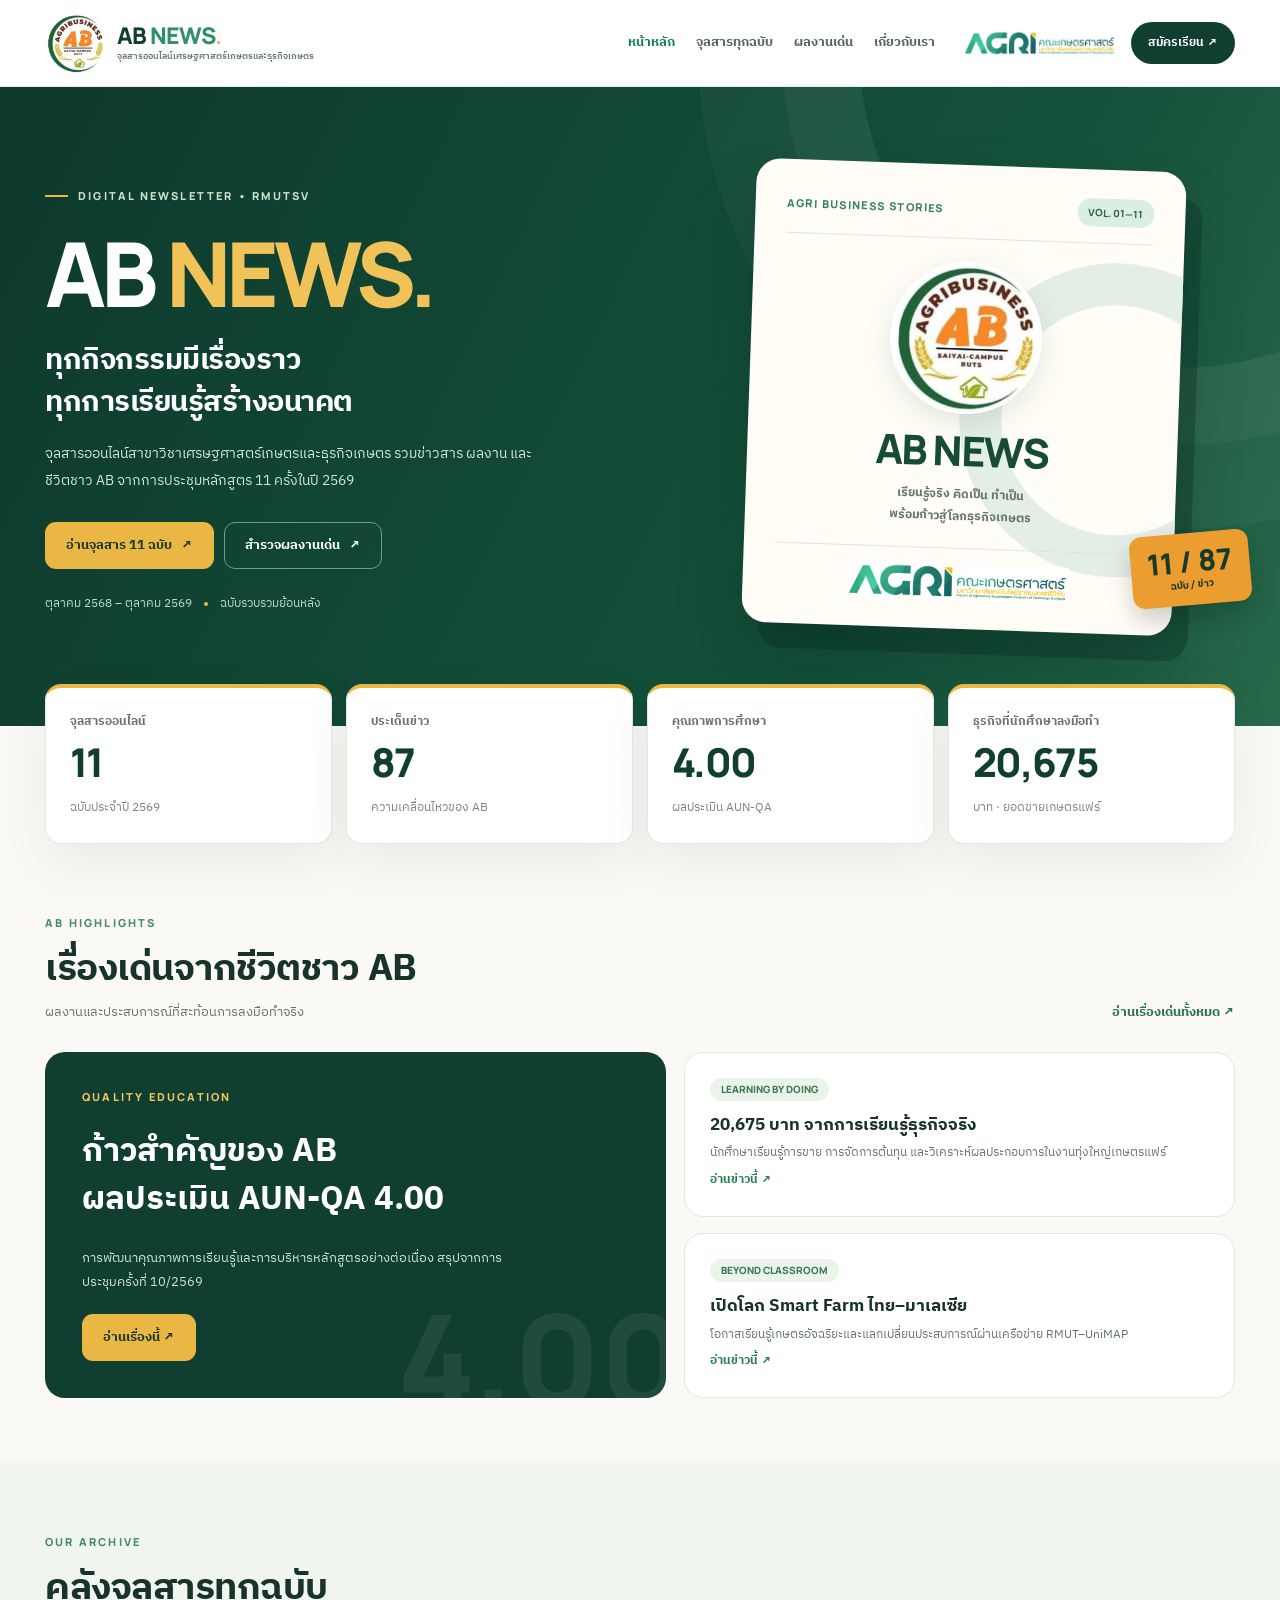
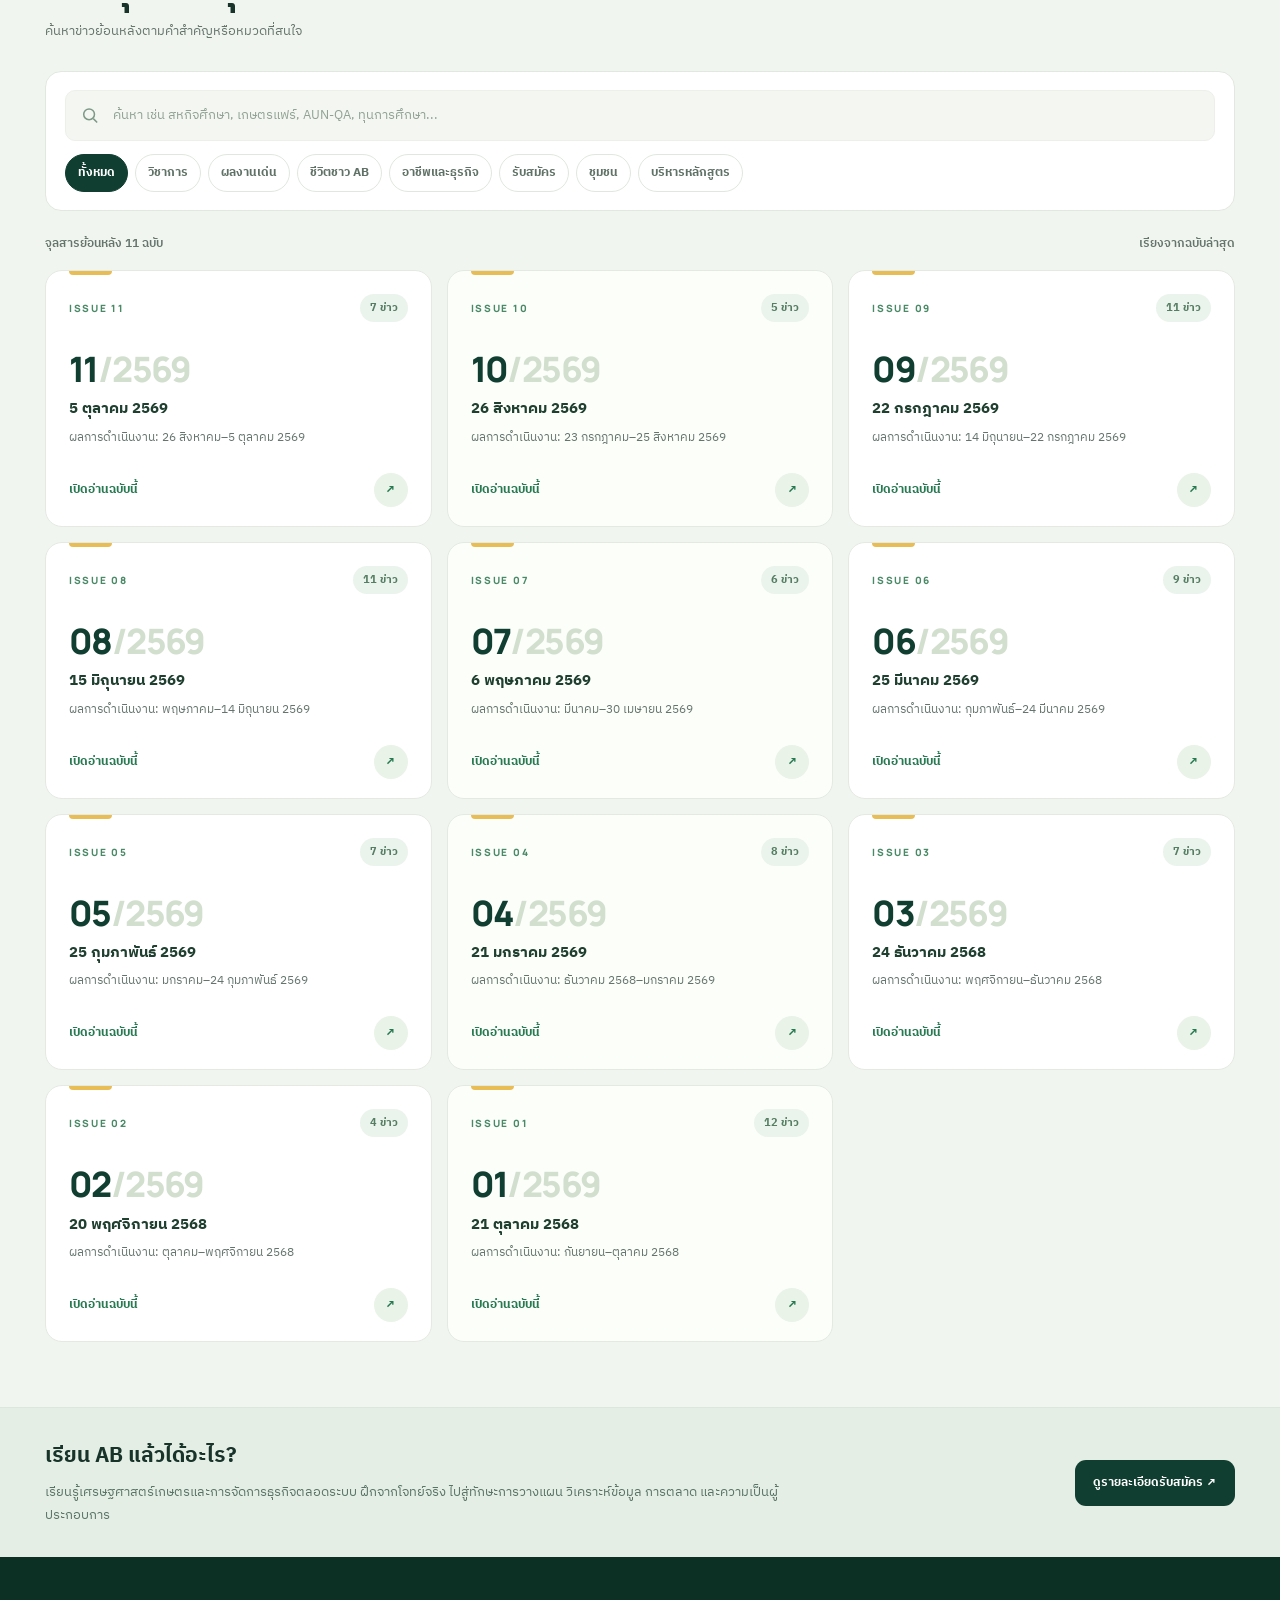
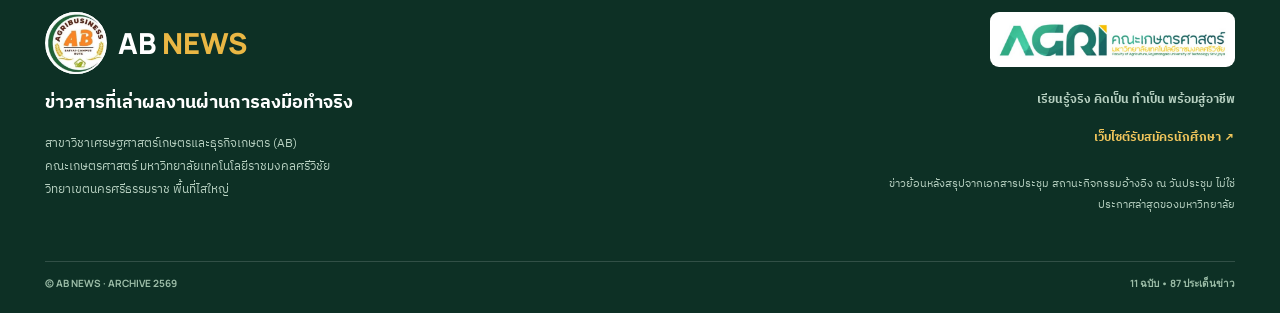
<file: index.html>
<!DOCTYPE html>
<html lang="th">

  <script async src="https://www.googletagmanager.com/gtm.js?id=GTM-MKW3TXT3"></script>
<script>
  window.dataLayer = window.dataLayer || [];
  function gtag(){dataLayer.push(arguments);}
  gtag('js', new Date());
</script>
  
<head>
  <meta charset="UTF-8" />
  <meta name="viewport" content="width=device-width, initial-scale=1" />
  <meta name="theme-color" content="#103e30" />
  <meta name="description" content="AB NEWS จุลสารออนไลน์ สาขาวิชาเศรษฐศาสตร์เกษตรและธุรกิจเกษตร คณะเกษตรศาสตร์ มทร.ศรีวิชัย รวม 11 ฉบับ 87 ข่าว" />
  <title>AB NEWS | จุลสารออนไลน์ สาขาวิชาเศรษฐศาสตร์เกษตรและธุรกิจเกษตร</title>
  <link rel="preconnect" href="https://fonts.googleapis.com">
  <link rel="preconnect" href="https://fonts.gstatic.com" crossorigin>
  <link href="https://fonts.googleapis.com/css2?family=IBM+Plex+Sans+Thai:wght@400;500;600;700&family=Manrope:wght@400;500;600;700;800&display=swap" rel="stylesheet">
  <link rel="icon" type="image/jpeg" href="assets/ab.jpg" />
  <link rel="stylesheet" href="styles.css" />
</head>
<body>
  <a href="#main" class="skip-link">ข้ามไปยังเนื้อหา</a>
  <header class="site-header">
    <div class="container header-inner">
      <a class="brand" href="#/" aria-label="AB NEWS หน้าหลัก">
        <img src="ab.jpg" alt="ตราสาขาวิชา AB" class="brand-ab" />
        <span class="brand-copy"><strong>AB <span>NEWS</span><b class="brand-period">.</b></strong><small>จุลสารออนไลน์เศรษฐศาสตร์เกษตรและธุรกิจเกษตร</small></span>
      </a>
      <nav class="top-nav" aria-label="เมนูหลัก">
        <a href="#/" data-nav="home">หน้าหลัก</a>
        <a href="#/archive" data-nav="archive">จุลสารทุกฉบับ</a>
        <a href="#/highlights" data-nav="highlights">ผลงานเด่น</a>
        <a href="#/about" data-nav="about">เกี่ยวกับเรา</a>
      </nav>
      <div class="header-right">
        <img src="agri.jpg" alt="ตราคณะเกษตรศาสตร์ มหาวิทยาลัยเทคโนโลยีราชมงคลศรีวิชัย" class="header-agri" />
        <a class="header-cta" href="https://admission.rmutsv.ac.th/register.php" target="_blank" rel="noopener noreferrer">สมัครเรียน <span aria-hidden="true">↗</span></a>
      </div>
    </div>
    <div class="mobile-nav" aria-label="เมนูหลักบนมือถือ">
      <a href="#/">หน้าหลัก</a><a href="#/archive">ทุกฉบับ</a><a href="#/highlights">ผลงานเด่น</a><a href="#/about">เกี่ยวกับเรา</a>
    </div>
  </header>
  <main id="main" tabindex="-1"><div id="app"><div class="loading">กำลังโหลด AB NEWS ...</div></div></main>
  <footer class="site-footer">
    <div class="container footer-content">
      <div class="footer-left">
        <div class="footer-mark"><img src="ab.jpg" alt="ตรา AB"/><strong>AB <span>NEWS</span></strong></div>
        <h3>ข่าวสารที่เล่าผลงานผ่านการลงมือทำจริง</h3>
        <p>สาขาวิชาเศรษฐศาสตร์เกษตรและธุรกิจเกษตร (AB)<br/>คณะเกษตรศาสตร์ มหาวิทยาลัยเทคโนโลยีราชมงคลศรีวิชัย<br/>วิทยาเขตนครศรีธรรมราช พื้นที่ไสใหญ่</p>
      </div>
      <div class="footer-right"><img src="agri.jpg" alt="ตราคณะเกษตรศาสตร์" class="footer-agri"/><p><strong>เรียนรู้จริง คิดเป็น ทำเป็น พร้อมสู่อาชีพ</strong></p><a href="https://admission.rmutsv.ac.th/register.php" target="_blank" rel="noopener noreferrer">เว็บไซต์รับสมัครนักศึกษา ↗</a><p class="privacy-note">ข่าวย้อนหลังสรุปจากเอกสารประชุม สถานะกิจกรรมอ้างอิง ณ วันประชุม ไม่ใช่ประกาศล่าสุดของมหาวิทยาลัย</p></div>
    </div>
    <div class="container footer-bottom"><span>© AB NEWS · ARCHIVE 2569</span><span>11 ฉบับ • 87 ประเด็นข่าว</span></div>
  </footer>
  <script src="data.js"></script>
  <script src="app.js"></script>
</body>
</html>
</file>
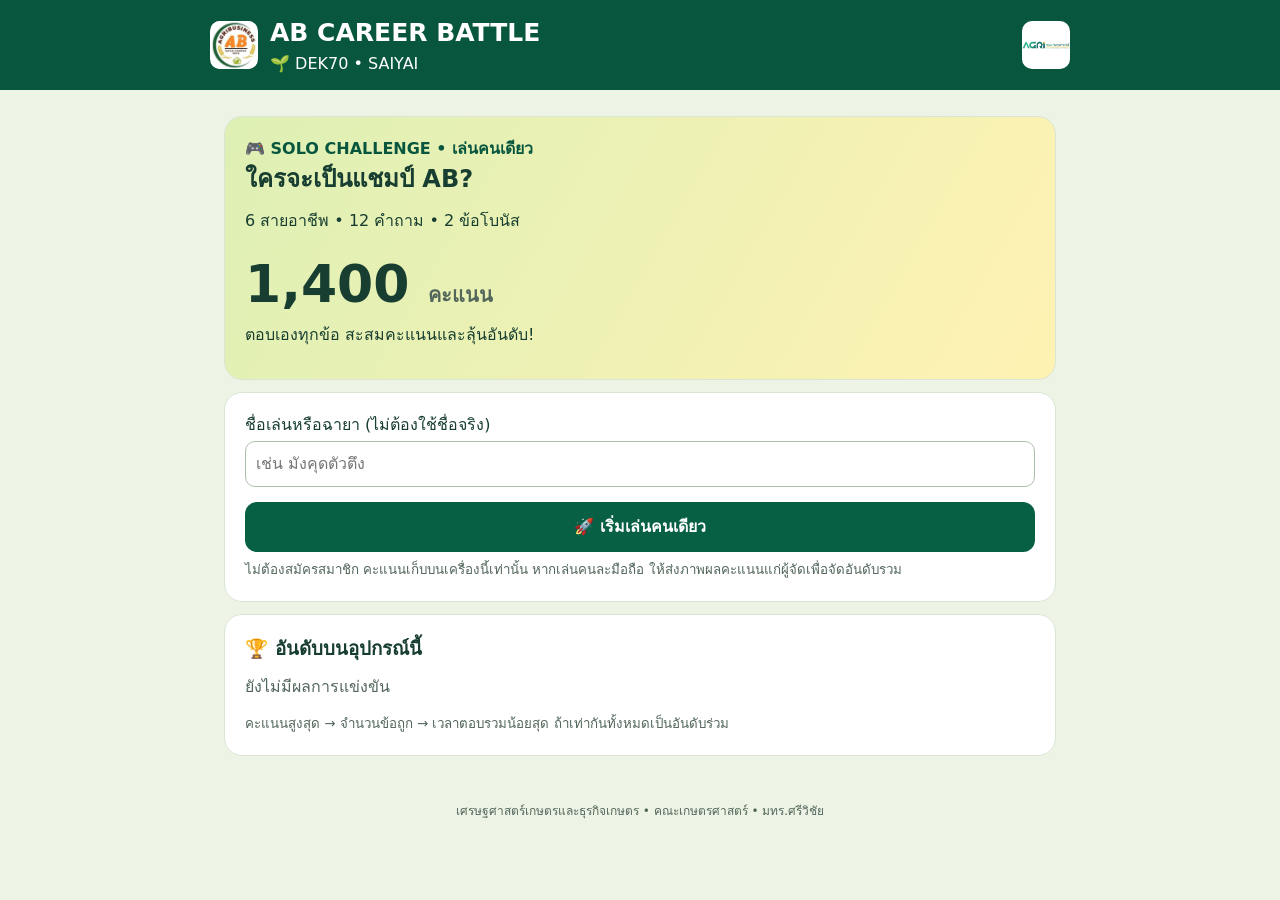
<file: AB_Career_Battle.html>
<!doctype html><html lang="th"><head><meta charset="utf-8"><meta name="viewport" content="width=device-width,initial-scale=1"><title>AB Career Battle</title><style>
*{box-sizing:border-box}body{margin:0;background:#edf4e5;color:#173e30;font:16px/1.5 system-ui,sans-serif}header{background:#07563d;color:white;padding:14px}header div{max-width:860px;margin:auto;display:flex;align-items:center;gap:12px}header img{width:48px;height:48px;background:white;border-radius:10px;object-fit:contain}header b{font-size:25px}main{max-width:860px;margin:auto;padding:14px}section{background:white;border:1px solid #dbe5d6;padding:20px;border-radius:18px;margin:12px 0}h1,h2,h3,p{margin:0 0 12px}.hero{background:linear-gradient(120deg,#def0b5,#fff2b3)}button,select,input{font:inherit}button{border:0;border-radius:12px;padding:13px;background:#086044;color:white;font-weight:700;cursor:pointer;margin:5px 0}button:disabled{opacity:.5}button.full{width:100%}.light{background:#e5efdc;color:#174b35}.yellow{background:#ffda3b;color:#173e30}input,select{width:100%;padding:10px;border:1px solid #aabfaa;border-radius:10px;margin:4px 0 10px}.option{width:100%;text-align:left;background:#f1f6e9;color:#183c2a;border:2px solid #d4e2cd}.option:hover{border-color:#338557}.tag{font-weight:800;color:#07563d}.big{font-size:52px;font-weight:900}.bar{height:9px;background:#dce9d5;border-radius:10px;overflow:hidden;margin:8px 0}.bar i{display:block;height:100%;background:#51a34c}.rank{display:grid;grid-template-columns:36px 1fr auto;gap:10px;padding:11px 0;border-bottom:1px solid #e3eadf;align-items:center}.rank b{font-size:21px}.muted,small{color:#52665b}.winner{background:#fff1a9;border:2px solid #e8be31}.row{display:flex;gap:8px;align-items:center;justify-content:space-between;flex-wrap:wrap}.pill{background:#e1efca;border-radius:30px;padding:5px 12px;font-weight:700}footer{text-align:center;font-size:12px;padding:20px;color:#52665b}a{color:#07563d}@media(max-width:500px){section{padding:15px}h1{font-size:26px}header b{font-size:20px}}
</style></head><body><header><div><img src="ab.jpg" alt="AB"><span><b>AB CAREER BATTLE</b><br>🌱 DEK70 • SAIYAI</span><img src="agri.jpg" alt="AGRI" style="margin-left:auto"></div></header><main id="app"></main><footer>เศรษฐศาสตร์เกษตรและธุรกิจเกษตร • คณะเกษตรศาสตร์ • มทร.ศรีวิชัย</footer><script>
const Q=[
['📊 วิเคราะห์ข้อมูล','ทีมจะขายผลไม้ในโรงเรียน ข้อมูลใดช่วยตัดสินใจได้ตรงที่สุด?',['จำนวนคนที่อยากซื้อและราคาที่ยอมจ่าย','จำนวนยอดไลก์ของร้านที่ไม่เกี่ยวข้อง','สีเสื้อของทีม'],0,'ข้อมูลความต้องการและราคาช่วยวางแผนผลิตให้ตรงตลาด'],
['📊 วิเคราะห์ข้อมูล','สำรวจลูกค้า 40 คน ชอบมังคุด 25 คน ชอบเงาะ 15 คน หากต้องเริ่มทดลองขายหนึ่งชนิด ควรเลือกอะไร?',['เงาะ เพราะคนเลือกน้อย','มังคุด เพราะมีผู้สนใจมากกว่า','ไม่ต้องดูผลสำรวจ'],1,'ข้อมูลชี้ว่ามังคุดมีความสนใจสูงกว่าในกลุ่มตัวอย่าง'],
['💡 ผู้ประกอบการ','ในตลาดมีน้ำผลไม้หลายร้าน จะสร้างความแตกต่างได้อย่างไร?',['ลอกชื่อและโลโก้คู่แข่ง','เพิ่มราคาทันทีโดยไม่ปรับสินค้า','สร้างสูตรหรือเรื่องราวท้องถิ่นที่ลูกค้าให้คุณค่า'],2,'ความแตกต่างที่ลูกค้าเห็นคุณค่าช่วยสร้างแบรนด์'],
['💡 ผู้ประกอบการ','มีไอเดียกล้วยฉาบรสใหม่ ก่อนลงทุนผลิตจำนวนมาก ควรทำอะไร?',['ทดลองทำล็อตเล็กให้ลูกค้าชิมและรับฟังความเห็น','ผลิตทันที 1,000 ถุง','ซื้ออุปกรณ์แพงที่สุดก่อน'],0,'ทดลองตลาดลดความเสี่ยงก่อนลงทุน'],
['💰 ธุรกิจและการเงิน','ต้นทุนกล่องผลไม้ 40 บาท ขาย 60 บาท กำไรขั้นต้นต่อกล่องเท่าไร (ยังไม่รวมค่าใช้จ่ายอื่น)?',['10 บาท','20 บาท','100 บาท'],1,'60 − 40 = 20 บาท'],
['💰 ธุรกิจและการเงิน','มีทุน 1,000 บาท ผลิตกล่องละ 40 บาท ต้องเก็บเงินสำรอง 200 บาท ผลิตได้สูงสุดกี่กล่อง?',['25 กล่อง','30 กล่อง','20 กล่อง'],2,'(1,000 − 200) ÷ 40 = 20 กล่อง',true],
['🚚 โลจิสติกส์','ลูกค้า 3 รายอยู่ในเส้นทางเดียวกัน ควรจัดส่งอย่างไรเพื่อลดการเดินทาง?',['รวมรอบส่งตามเส้นทาง','แยกส่ง 3 เที่ยวโดยไม่จำเป็น','ส่งย้อนกลับไปมาหลายรอบ'],0,'รวมเส้นทางลดเที่ยวรถและต้นทุนได้'],
['🚚 โลจิสติกส์','ต้องส่งผลไม้สดที่ช้ำง่ายให้ถึงลูกค้า ควรเน้นเรื่องใด?',['เลือกกล่องใหญ่ที่สุดโดยไม่รองรับสินค้า','บรรจุให้เหมาะสมและควบคุมเวลาในการส่ง','วางกลางแดดก่อนส่ง'],1,'บรรจุภัณฑ์และเวลาขนส่งช่วยรักษาคุณภาพ'],
['📱 การตลาดและคอนเทนต์','งบจำกัด อยากให้เพื่อนในโรงเรียนรู้จักสินค้า วิธีใดเหมาะที่สุด?',['ซื้อโฆษณาแพงโดยไม่กำหนดกลุ่มเป้าหมาย','โพสต์ข้อความที่ไม่เกี่ยวกับสินค้า','ทำคลิปสั้นแนะนำสินค้าและช่องทางสั่งซื้อ'],2,'คลิปที่ตรงกลุ่มเป้าหมายและมีช่องทางสั่งซื้อช่วยให้ขายได้'],
['📱 การตลาดและคอนเทนต์','โพสต์มียอดวิวสูง แต่ไม่มีคนสั่งซื้อ ควรทำอะไรต่อ?',['ตรวจข้อเสนอ ราคา และขั้นตอนสั่งซื้อ แล้วปรับ','เพิ่มยอดวิวอย่างเดียว','หยุดรับฟังลูกค้า'],0,'ยอดวิวไม่เท่ากับยอดขาย ต้องดูการเปลี่ยนผู้ชมเป็นลูกค้า'],
['🌱 ส่งเสริมการเกษตร','เกษตรกรในชุมชนขายผลไม้ได้ราคาต่ำ ทีมควรเริ่มช่วยอย่างไร?',['กำหนดแผนเองโดยไม่คุยกับเกษตรกร','ลงพื้นที่รับฟังปัญหาและร่วมกันหาตลาด','รับซื้อโดยไม่ตกลงราคา'],1,'การมีส่วนร่วมช่วยให้แผนตอบโจทย์ชุมชน'],
['🌱 ส่งเสริมการเกษตร','ธุรกิจมีกำไรแล้ว วิธีใดสร้างความยั่งยืนแก่ธุรกิจและชุมชนที่สุด?',['ลดคุณภาพเพื่อเพิ่มกำไรอย่างเดียว','เลิกติดต่อเกษตรกรหลังขายหมด','ตกลงราคาที่เป็นธรรม รักษาคุณภาพ และร่วมวางแผนกับเกษตรกร'],2,'ความเป็นธรรม คุณภาพ และความร่วมมือสร้างความยั่งยืน',true]];
const app=document.getElementById('app'),$=id=>document.getElementById(id),esc=x=>String(x).replace(/[&<>"']/g,c=>({'&':'&amp;','<':'&lt;','>':'&gt;','"':'&quot;',"'":'&#39;'}[c]));
const MAX=1400,KEY='ab-career-battle-solo-v3';let name='',round=0,score=0,correct=0,ms=0,started=0,phase='home',history=[],opts=[],questions=[];
function shuffle(a){a=[...a];for(let i=a.length-1;i>0;i--){let j=Math.floor(Math.random()*(i+1));[a[i],a[j]]=[a[j],a[i]]}return a}
function results(){try{return JSON.parse(localStorage.getItem(KEY)||'[]')}catch(e){return []}}
function saveResult(row){try{let rows=results();rows.push(row);localStorage.setItem(KEY,JSON.stringify(rows));return true}catch(e){return false}}
function ranked(rows=results()){return [...rows].sort((a,b)=>b.score-a.score||b.correct-a.correct||a.ms-b.ms)}
function tie(a,b){return a.score===b.score&&a.correct===b.correct&&a.ms===b.ms}
function board(rows=results()){let r=ranked(rows);return '<section><h3>🏆 อันดับบนอุปกรณ์นี้</h3>'+(r.length?r.map((t,i)=>{let rank=r.findIndex(x=>tie(x,t))+1;return '<div class="rank"><span>'+(['','🥇','🥈','🥉'][rank]||rank)+'</span><div>'+esc(t.name)+'<br><small>ถูก '+t.correct+'/12 • '+(t.ms/1000).toFixed(2)+' วินาที</small></div><b>'+t.score+'</b></div>'}).join(''):'<p class="muted">ยังไม่มีผลการแข่งขัน</p>')+'<small>คะแนนสูงสุด → จำนวนข้อถูก → เวลาตอบรวมน้อยสุด ถ้าเท่ากันทั้งหมดเป็นอันดับร่วม</small></section>'}
function show(h){app.innerHTML=h;window.scrollTo(0,0)}
function home(){phase='home';show('<section class="hero"><div class="tag">🎮 SOLO CHALLENGE • เล่นคนเดียว</div><h1>ใครจะเป็นแชมป์ AB?</h1><p>6 สายอาชีพ • 12 คำถาม • 2 ข้อโบนัส</p><div class="big">1,400 <small style="font-size:20px">คะแนน</small></div><p>ตอบเองทุกข้อ สะสมคะแนนและลุ้นอันดับ!</p></section><section><label for="nickname">ชื่อเล่นหรือฉายา (ไม่ต้องใช้ชื่อจริง)</label><input id="nickname" maxlength="30" placeholder="เช่น มังคุดตัวตึง"><button class="full" onclick="begin()">🚀 เริ่มเล่นคนเดียว</button><small>ไม่ต้องสมัครสมาชิก คะแนนเก็บบนเครื่องนี้เท่านั้น หากเล่นคนละมือถือ ให้ส่งภาพผลคะแนนแก่ผู้จัดเพื่อจัดอันดับรวม</small></section>'+board())}
function begin(){name=$('nickname').value.trim()||'ผู้เล่น AB';round=score=correct=ms=0;history=[];questions=Array.from({length:6},(_,i)=>shuffle([Q[i*2],Q[i*2+1]])).flat();ready()}
function stats(){return '<div class="row"><span class="pill">ข้อ '+(round+1)+'/12</span><span class="pill">⭐ '+score+' คะแนน</span></div><div class="bar"><i style="width:'+round/12*100+'%"></i></div>'}
function ready(){phase='ready';let q=questions[round];show(stats()+'<section class="hero"><div class="tag">ด่าน '+(Math.floor(round/2)+1)+'/6</div><h2>'+q[0]+'</h2><p>'+ (q[5]?'🔥 ข้อโบนัส 200 คะแนน':'ตอบถูก +100 คะแนน')+'</p><p>จับเวลาตั้งแต่เปิดคำถาม</p><button class="full" onclick="ask()">พร้อมแล้ว! เปิดคำถาม</button></section>')}
function ask(){if(phase!=='ready')return;phase='question';let q=questions[round];opts=shuffle(q[2].map((v,i)=>({v,i})));show(stats()+'<section><div class="tag">'+q[0]+' • '+(q[5]?'🔥 200':'100')+' คะแนน</div><h2>'+q[1]+'</h2>'+opts.map((x,j)=>'<button class="option" onclick="answer('+j+')">'+String.fromCharCode(65+j)+'. '+x.v+'</button>').join('')+'<small>เลือกได้เพียงครั้งเดียว</small></section>');started=performance.now()}
function answer(j){if(phase!=='question')return;phase='reveal';let q=questions[round],ok=opts[j].i===q[3],elapsed=Math.max(0,Math.round(performance.now()-started)),points=ok?(q[5]?200:100):0;score+=points;correct+=+ok;ms+=elapsed;history.push({ok,points,career:q[0]});show(stats()+'<section class="hero"><div class="tag">'+(ok?'🎉 ถูกต้อง!':'💪 พลาดไปนิดเดียว')+'</div><div class="big">+'+points+'</div><h3>คำตอบ: '+q[2][q[3]]+'</h3><p>'+q[4]+'</p><button class="full" onclick="next()">'+(round===11?'ดูคะแนนของฉัน 🏆':'ไปข้อถัดไป →')+'</button></section>')}
function next(){if(phase!=='reveal')return;round++;if(round===12)finish();else ready()}
function finish(){phase='done';let row={name,score,correct,ms,id:Date.now()+Math.random()},persisted=saveResult(row),rows=persisted?results():[...results(),row],r=ranked(rows),rank=r.findIndex(t=>tie(t,row))+1;show('<section class="winner"><div class="tag">🏁 AB SOLO CHALLENGE • ผลการแข่งขัน</div><h1>'+esc(name)+'</h1><div class="big">'+score+'<small style="font-size:20px"> / '+MAX+'</small></div><h3>'+(rank===1?'🏆 อันดับ 1 บนอุปกรณ์นี้':'อันดับ '+rank+' บนอุปกรณ์นี้')+'</h3><p>ตอบถูก '+correct+'/12 ข้อ • เวลาตอบรวม '+(ms/1000).toFixed(2)+' วินาที</p><small>แคปหน้าจอนี้ส่งผู้จัดการแข่งขันเพื่อนำไปจัดอันดับรวม</small></section><section><h3>📊 คะแนนแยกตามสายอาชีพ</h3>'+Array.from({length:6},(_,i)=>{let h=history.slice(i*2,i*2+2),p=h.reduce((a,x)=>a+x.points,0),m=(i===2||i===5)?300:200;return '<p>'+h[0].career+' — <b>'+p+'/'+m+'</b></p><div class="bar"><i style="width:'+p/m*100+'%"></i></div>'}).join('')+'</section>'+board(rows)+'<section><button class="full" onclick="home()">เล่นใหม่ / ผู้เล่นคนถัดไป</button><p><a href="https://admission.rmutsv.ac.th/register.php" target="_blank" rel="noopener">🌱 สมัครเรียน AB ไสใหญ่</a></p><small>'+(persisted?'ผลบันทึกบนอุปกรณ์นี้แล้ว':'เบราว์เซอร์ไม่อนุญาตให้บันทึกคะแนน กรุณาแคปหน้าจอ')+'</small></section>')}
home();</script></body></html>
</file>
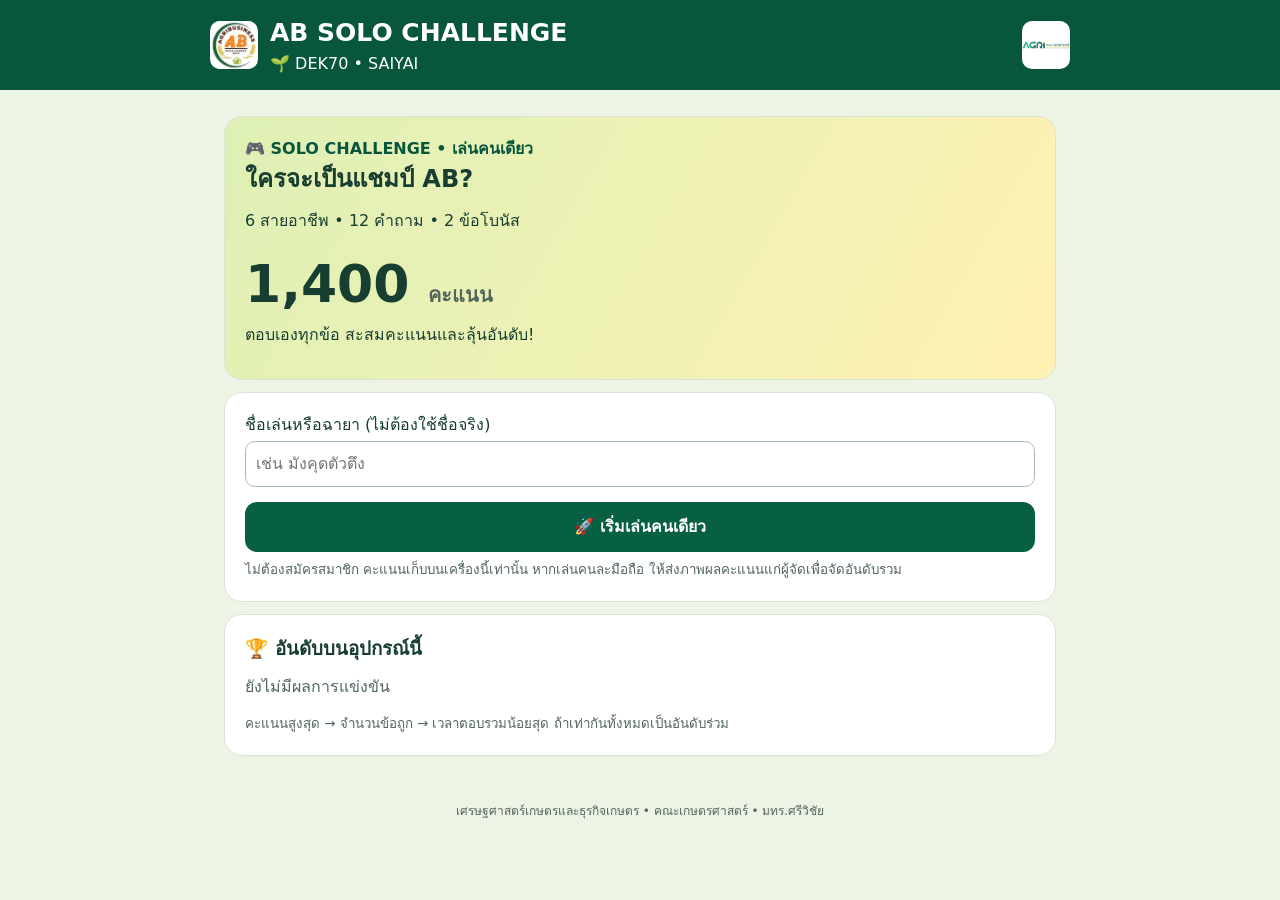
<file: AB_Solo_Challenge.html>
<!doctype html><html lang="th"><head><meta charset="utf-8"><meta name="viewport" content="width=device-width,initial-scale=1"><title>AB Solo Challenge V3.1</title><style>
*{box-sizing:border-box}body{margin:0;background:#edf4e5;color:#173e30;font:16px/1.5 system-ui,sans-serif}header{background:#07563d;color:white;padding:14px}header div{max-width:860px;margin:auto;display:flex;align-items:center;gap:12px}header img{width:48px;height:48px;background:white;border-radius:10px;object-fit:contain}header b{font-size:25px}main{max-width:860px;margin:auto;padding:14px}section{background:white;border:1px solid #dbe5d6;padding:20px;border-radius:18px;margin:12px 0}h1,h2,h3,p{margin:0 0 12px}.hero{background:linear-gradient(120deg,#def0b5,#fff2b3)}button,select,input{font:inherit}button{border:0;border-radius:12px;padding:13px;background:#086044;color:white;font-weight:700;cursor:pointer;margin:5px 0}button:disabled{opacity:.5}button.full{width:100%}.light{background:#e5efdc;color:#174b35}.yellow{background:#ffda3b;color:#173e30}input,select{width:100%;padding:10px;border:1px solid #aabfaa;border-radius:10px;margin:4px 0 10px}.option{width:100%;text-align:left;background:#f1f6e9;color:#183c2a;border:2px solid #d4e2cd}.option:hover{border-color:#338557}.tag{font-weight:800;color:#07563d}.big{font-size:52px;font-weight:900}.bar{height:9px;background:#dce9d5;border-radius:10px;overflow:hidden;margin:8px 0}.bar i{display:block;height:100%;background:#51a34c}.rank{display:grid;grid-template-columns:36px 1fr auto;gap:10px;padding:11px 0;border-bottom:1px solid #e3eadf;align-items:center}.rank b{font-size:21px}.muted,small{color:#52665b}.winner{background:#fff1a9;border:2px solid #e8be31}.row{display:flex;gap:8px;align-items:center;justify-content:space-between;flex-wrap:wrap}.pill{background:#e1efca;border-radius:30px;padding:5px 12px;font-weight:700}footer{text-align:center;font-size:12px;padding:20px;color:#52665b}a{color:#07563d}@media(max-width:500px){section{padding:15px}h1{font-size:26px}header b{font-size:20px}}
</style></head><body><header><div><img src="ab.jpg" alt="AB"><span><b>AB SOLO CHALLENGE</b><br>🌱 DEK70 • SAIYAI</span><img src="agri.jpg" alt="AGRI" style="margin-left:auto"></div></header><main id="app"></main><footer>เศรษฐศาสตร์เกษตรและธุรกิจเกษตร • คณะเกษตรศาสตร์ • มทร.ศรีวิชัย</footer><script>
const Q=[
['📊 วิเคราะห์ข้อมูล','ทีมจะขายผลไม้ในโรงเรียน ข้อมูลใดช่วยตัดสินใจได้ตรงที่สุด?',['จำนวนคนที่อยากซื้อและราคาที่ยอมจ่าย','จำนวนยอดไลก์ของร้านที่ไม่เกี่ยวข้อง','สีเสื้อของทีม'],0,'ข้อมูลความต้องการและราคาช่วยวางแผนผลิตให้ตรงตลาด'],
['📊 วิเคราะห์ข้อมูล','สำรวจลูกค้า 40 คน ชอบมังคุด 25 คน ชอบเงาะ 15 คน หากต้องเริ่มทดลองขายหนึ่งชนิด ควรเลือกอะไร?',['เงาะ เพราะคนเลือกน้อย','มังคุด เพราะมีผู้สนใจมากกว่า','ไม่ต้องดูผลสำรวจ'],1,'ข้อมูลชี้ว่ามังคุดมีความสนใจสูงกว่าในกลุ่มตัวอย่าง'],
['💡 ผู้ประกอบการ','ในตลาดมีน้ำผลไม้หลายร้าน จะสร้างความแตกต่างได้อย่างไร?',['ลอกชื่อและโลโก้คู่แข่ง','เพิ่มราคาทันทีโดยไม่ปรับสินค้า','สร้างสูตรหรือเรื่องราวท้องถิ่นที่ลูกค้าให้คุณค่า'],2,'ความแตกต่างที่ลูกค้าเห็นคุณค่าช่วยสร้างแบรนด์'],
['💡 ผู้ประกอบการ','มีไอเดียกล้วยฉาบรสใหม่ ก่อนลงทุนผลิตจำนวนมาก ควรทำอะไร?',['ทดลองทำล็อตเล็กให้ลูกค้าชิมและรับฟังความเห็น','ผลิตทันที 1,000 ถุง','ซื้ออุปกรณ์แพงที่สุดก่อน'],0,'ทดลองตลาดลดความเสี่ยงก่อนลงทุน'],
['💰 ธุรกิจและการเงิน','ต้นทุนกล่องผลไม้ 40 บาท ขาย 60 บาท กำไรขั้นต้นต่อกล่องเท่าไร (ยังไม่รวมค่าใช้จ่ายอื่น)?',['10 บาท','20 บาท','100 บาท'],1,'60 − 40 = 20 บาท'],
['💰 ธุรกิจและการเงิน','มีทุน 1,000 บาท ผลิตกล่องละ 40 บาท ต้องเก็บเงินสำรอง 200 บาท ผลิตได้สูงสุดกี่กล่อง?',['25 กล่อง','30 กล่อง','20 กล่อง'],2,'(1,000 − 200) ÷ 40 = 20 กล่อง',true],
['🚚 โลจิสติกส์','ลูกค้า 3 รายอยู่ในเส้นทางเดียวกัน ควรจัดส่งอย่างไรเพื่อลดการเดินทาง?',['รวมรอบส่งตามเส้นทาง','แยกส่ง 3 เที่ยวโดยไม่จำเป็น','ส่งย้อนกลับไปมาหลายรอบ'],0,'รวมเส้นทางลดเที่ยวรถและต้นทุนได้'],
['🚚 โลจิสติกส์','ต้องส่งผลไม้สดที่ช้ำง่ายให้ถึงลูกค้า ควรเน้นเรื่องใด?',['เลือกกล่องใหญ่ที่สุดโดยไม่รองรับสินค้า','บรรจุให้เหมาะสมและควบคุมเวลาในการส่ง','วางกลางแดดก่อนส่ง'],1,'บรรจุภัณฑ์และเวลาขนส่งช่วยรักษาคุณภาพ'],
['📱 การตลาดและคอนเทนต์','งบจำกัด อยากให้เพื่อนในโรงเรียนรู้จักสินค้า วิธีใดเหมาะที่สุด?',['ซื้อโฆษณาแพงโดยไม่กำหนดกลุ่มเป้าหมาย','โพสต์ข้อความที่ไม่เกี่ยวกับสินค้า','ทำคลิปสั้นแนะนำสินค้าและช่องทางสั่งซื้อ'],2,'คลิปที่ตรงกลุ่มเป้าหมายและมีช่องทางสั่งซื้อช่วยให้ขายได้'],
['📱 การตลาดและคอนเทนต์','โพสต์มียอดวิวสูง แต่ไม่มีคนสั่งซื้อ ควรทำอะไรต่อ?',['ตรวจข้อเสนอ ราคา และขั้นตอนสั่งซื้อ แล้วปรับ','เพิ่มยอดวิวอย่างเดียว','หยุดรับฟังลูกค้า'],0,'ยอดวิวไม่เท่ากับยอดขาย ต้องดูการเปลี่ยนผู้ชมเป็นลูกค้า'],
['🌱 ส่งเสริมการเกษตร','เกษตรกรในชุมชนขายผลไม้ได้ราคาต่ำ ทีมควรเริ่มช่วยอย่างไร?',['กำหนดแผนเองโดยไม่คุยกับเกษตรกร','ลงพื้นที่รับฟังปัญหาและร่วมกันหาตลาด','รับซื้อโดยไม่ตกลงราคา'],1,'การมีส่วนร่วมช่วยให้แผนตอบโจทย์ชุมชน'],
['🌱 ส่งเสริมการเกษตร','ธุรกิจมีกำไรแล้ว วิธีใดสร้างความยั่งยืนแก่ธุรกิจและชุมชนที่สุด?',['ลดคุณภาพเพื่อเพิ่มกำไรอย่างเดียว','เลิกติดต่อเกษตรกรหลังขายหมด','ตกลงราคาที่เป็นธรรม รักษาคุณภาพ และร่วมวางแผนกับเกษตรกร'],2,'ความเป็นธรรม คุณภาพ และความร่วมมือสร้างความยั่งยืน',true]];
const app=document.getElementById('app'),$=id=>document.getElementById(id),esc=x=>String(x).replace(/[&<>"']/g,c=>({'&':'&amp;','<':'&lt;','>':'&gt;','"':'&quot;',"'":'&#39;'}[c]));
const MAX=1400,KEY='ab-solo-challenge-v31';let name='',round=0,score=0,correct=0,ms=0,started=0,phase='home',history=[],opts=[],questions=[];
function shuffle(a){a=[...a];for(let i=a.length-1;i>0;i--){let j=Math.floor(Math.random()*(i+1));[a[i],a[j]]=[a[j],a[i]]}return a}
function results(){try{return JSON.parse(localStorage.getItem(KEY)||'[]')}catch(e){return []}}
function saveResult(row){try{let rows=results();rows.push(row);localStorage.setItem(KEY,JSON.stringify(rows));return true}catch(e){return false}}
function ranked(rows=results()){return [...rows].sort((a,b)=>b.score-a.score||b.correct-a.correct||a.ms-b.ms)}
function tie(a,b){return a.score===b.score&&a.correct===b.correct&&a.ms===b.ms}
function board(rows=results()){let r=ranked(rows);return '<section><h3>🏆 อันดับบนอุปกรณ์นี้</h3>'+(r.length?r.map((t,i)=>{let rank=r.findIndex(x=>tie(x,t))+1;return '<div class="rank"><span>'+(['','🥇','🥈','🥉'][rank]||rank)+'</span><div>'+esc(t.name)+'<br><small>ถูก '+t.correct+'/12 • '+(t.ms/1000).toFixed(2)+' วินาที</small></div><b>'+t.score+'</b></div>'}).join(''):'<p class="muted">ยังไม่มีผลการแข่งขัน</p>')+'<small>คะแนนสูงสุด → จำนวนข้อถูก → เวลาตอบรวมน้อยสุด ถ้าเท่ากันทั้งหมดเป็นอันดับร่วม</small></section>'}
function show(h){app.innerHTML=h;window.scrollTo(0,0)}
function home(){phase='home';show('<section class="hero"><div class="tag">🎮 SOLO CHALLENGE • เล่นคนเดียว</div><h1>ใครจะเป็นแชมป์ AB?</h1><p>6 สายอาชีพ • 12 คำถาม • 2 ข้อโบนัส</p><div class="big">1,400 <small style="font-size:20px">คะแนน</small></div><p>ตอบเองทุกข้อ สะสมคะแนนและลุ้นอันดับ!</p></section><section><label for="nickname">ชื่อเล่นหรือฉายา (ไม่ต้องใช้ชื่อจริง)</label><input id="nickname" maxlength="30" placeholder="เช่น มังคุดตัวตึง"><button class="full" onclick="begin()">🚀 เริ่มเล่นคนเดียว</button><small>ไม่ต้องสมัครสมาชิก คะแนนเก็บบนเครื่องนี้เท่านั้น หากเล่นคนละมือถือ ให้ส่งภาพผลคะแนนแก่ผู้จัดเพื่อจัดอันดับรวม</small></section>'+board())}
function begin(){name=$('nickname').value.trim()||'ผู้เล่น AB';round=score=correct=ms=0;history=[];questions=Array.from({length:6},(_,i)=>shuffle([Q[i*2],Q[i*2+1]])).flat();ready()}
function stats(){return '<div class="row"><span class="pill">ข้อ '+(round+1)+'/12</span><span class="pill">⭐ '+score+' คะแนน</span></div><div class="bar"><i style="width:'+round/12*100+'%"></i></div>'}
function ready(){phase='ready';let q=questions[round];show(stats()+'<section class="hero"><div class="tag">ด่าน '+(Math.floor(round/2)+1)+'/6</div><h2>'+q[0]+'</h2><p>'+ (q[5]?'🔥 ข้อโบนัส 200 คะแนน':'ตอบถูก +100 คะแนน')+'</p><p>จับเวลาตั้งแต่เปิดคำถาม</p><button class="full" onclick="ask()">พร้อมแล้ว! เปิดคำถาม</button></section>')}
function ask(){if(phase!=='ready')return;phase='question';let q=questions[round];opts=shuffle(q[2].map((v,i)=>({v,i})));show(stats()+'<section><div class="tag">'+q[0]+' • '+(q[5]?'🔥 200':'100')+' คะแนน</div><h2>'+q[1]+'</h2>'+opts.map((x,j)=>'<button class="option" onclick="answer('+j+')">'+String.fromCharCode(65+j)+'. '+x.v+'</button>').join('')+'<small>เลือกได้เพียงครั้งเดียว</small></section>');started=performance.now()}
function answer(j){if(phase!=='question')return;phase='reveal';let q=questions[round],ok=opts[j].i===q[3],elapsed=Math.max(0,Math.round(performance.now()-started)),points=ok?(q[5]?200:100):0;score+=points;correct+=+ok;ms+=elapsed;history.push({ok,points,career:q[0]});show(stats()+'<section class="hero"><div class="tag">'+(ok?'🎉 ถูกต้อง!':'💪 พลาดไปนิดเดียว')+'</div><div class="big">+'+points+'</div><h3>คำตอบ: '+q[2][q[3]]+'</h3><p>'+q[4]+'</p><button class="full" onclick="next()">'+(round===11?'ดูคะแนนของฉัน 🏆':'ไปข้อถัดไป →')+'</button></section>')}
function next(){if(phase!=='reveal')return;round++;if(round===12)finish();else ready()}
function finish(){phase='done';let row={name,score,correct,ms,id:Date.now()+Math.random()},persisted=saveResult(row),rows=persisted?results():[...results(),row],r=ranked(rows),rank=r.findIndex(t=>tie(t,row))+1;show('<section class="winner"><div class="tag">🏁 AB SOLO CHALLENGE • ผลการแข่งขัน</div><h1>'+esc(name)+'</h1><div class="big">'+score+'<small style="font-size:20px"> / '+MAX+'</small></div><h3>'+(rank===1?'🏆 อันดับ 1 บนอุปกรณ์นี้':'อันดับ '+rank+' บนอุปกรณ์นี้')+'</h3><p>ตอบถูก '+correct+'/12 ข้อ • เวลาตอบรวม '+(ms/1000).toFixed(2)+' วินาที</p><small>แคปหน้าจอนี้ส่งผู้จัดการแข่งขันเพื่อนำไปจัดอันดับรวม</small></section><section><h3>📊 คะแนนแยกตามสายอาชีพ</h3>'+Array.from({length:6},(_,i)=>{let h=history.slice(i*2,i*2+2),p=h.reduce((a,x)=>a+x.points,0),m=(i===2||i===5)?300:200;return '<p>'+h[0].career+' — <b>'+p+'/'+m+'</b></p><div class="bar"><i style="width:'+p/m*100+'%"></i></div>'}).join('')+'</section>'+board(rows)+'<section><button class="full" onclick="home()">เล่นใหม่ / ผู้เล่นคนถัดไป</button><p><a href="https://admission.rmutsv.ac.th/register.php" target="_blank" rel="noopener">🌱 สมัครเรียน AB ไสใหญ่</a></p><small>'+(persisted?'ผลบันทึกบนอุปกรณ์นี้แล้ว':'เบราว์เซอร์ไม่อนุญาตให้บันทึกคะแนน กรุณาแคปหน้าจอ')+'</small></section>')}
home();</script></body></html>
</file>
<file: styles.css>
:root {--forest:#103e30;--forest2:#0c3127;--green:#1f6e51;--mint:#dff0e5;--lightmint:#edf5ef;--gold:#eab744;--orange:#eb9d30;--ink:#17332a;--sub:#65756e;--cream:#faf9f5;--card:#fff;--line:#e2e8e1;--font-th:'IBM Plex Sans Thai',Tahoma,sans-serif;--font-en:Manrope,Arial,sans-serif;--shadow:0 18px 50px rgba(21,59,42,.07)}
*{box-sizing:border-box}html{scroll-behavior:smooth}body{margin:0;background:var(--cream);color:var(--ink);font:15px/1.83 var(--font-th)}a{color:inherit;text-decoration:none}button,input{font:inherit}button{cursor:pointer}img{max-width:100%}a:focus-visible,button:focus-visible,input:focus-visible{outline:3px solid var(--orange);outline-offset:3px}.container{width:min(1190px,calc(100% - 52px));margin:0 auto}.skip-link{position:absolute;top:-100px;left:12px;z-index:9999;padding:9px 15px;background:#fff}.skip-link:focus{top:10px}
.site-header{position:sticky;top:0;background:rgba(255,255,255,.96);border-bottom:1px solid #e9ece6;z-index:100;backdrop-filter:blur(12px)}.header-inner{min-height:86px;display:flex;align-items:center;gap:28px}.brand{display:flex;align-items:center;gap:11px;flex-shrink:0}.brand-ab{width:61px;height:61px;object-fit:contain;background:#fff;border-radius:50%}.brand-copy{display:flex;flex-direction:column;gap:1px}.brand-copy strong{font:800 23px/1.2 var(--font-en);letter-spacing:-1px;color:var(--forest)}.brand-copy strong span{color:#31906c}.brand-period{color:var(--gold)}.brand-copy small{font-size:9px;font-weight:600;color:#667b70;line-height:1.4;max-width:225px}.top-nav{margin-left:auto;display:flex;gap:21px;align-items:center}.top-nav a{font-size:13px;font-weight:700;color:#4f6759;white-space:nowrap;padding-block:5px}.top-nav a:hover,.top-nav a.current{color:#15805a}.header-right{display:flex;gap:15px;align-items:center}.header-agri{width:153px;height:42px;object-fit:contain}.header-cta{background:var(--forest);color:#fff;padding:10px 17px;border-radius:999px;font-size:12px;font-weight:700;white-space:nowrap}.header-cta:hover{background:#267251}.mobile-nav{display:none}
.loading{padding:100px 25px;text-align:center;color:var(--sub)}
.hero{background:linear-gradient(116deg,#0e392d 0%,#14523b 70%,#27694b 100%);color:#fff;position:relative;overflow:hidden}.hero:before{content:'';position:absolute;width:640px;height:640px;right:-220px;top:-360px;border:1px solid #ffffff15;border-radius:50%;box-shadow:0 0 0 76px #ffffff09,0 0 0 160px #ffffff08}.hero-inner{display:grid;grid-template-columns:1.05fr .95fr;gap:50px;align-items:center;padding-block:78px 97px;min-height:540px;position:relative}.eyebrow,.kicker{font:800 11px/1.4 var(--font-en);letter-spacing:2.2px}.eyebrow{display:inline-flex;align-items:center;gap:10px;color:#cce2cb}.eyebrow:before{content:'';width:23px;height:2px;background:var(--gold)}.hero h1{font-family:var(--font-en);font-weight:800;font-size:76px;font-size:clamp(59px,7vw,94px);line-height:1;letter-spacing:-5px;margin:22px 0 22px;white-space:nowrap}.hero h1 span{color:#f0c258}.hero h2{font-size:clamp(21px,2.3vw,31px);line-height:1.43;font-weight:700;letter-spacing:-.5px;margin:0 0 16px}.hero p{color:#d3e8da;line-height:1.95;font-size:14px;max-width:500px}.hero-actions{display:flex;gap:10px;flex-wrap:wrap;margin-top:27px}.btn{display:inline-flex;justify-content:center;align-items:center;gap:9px;font-size:13px;font-weight:700;border-radius:11px;padding:11px 20px;border:1px solid transparent}.btn-lime{background:var(--gold);color:#193828}.btn-lime:hover{background:#f3d177}.btn-outline{border:1px solid #719c83;color:#fff}.btn-outline:hover{background:#ffffff17}.btn-white{background:#fff;color:var(--forest);border:1px solid var(--line)}.hero-meta{display:flex;align-items:center;gap:12px;color:#bcdaca;font-size:12px;margin-top:24px}.dot{width:4px;height:4px;border-radius:50%;background:var(--gold)}
.hero-visual{display:flex;justify-content:center;align-items:center;position:relative}.cover-card{width:min(430px,100%);background:#fffdf6;color:var(--ink);border-radius:24px;box-shadow:17px 25px 0 #072a2054,0 40px 65px #001c143b;transform:rotate(2deg);padding:29px 31px 28px;position:relative;overflow:hidden;min-height:384px}.cover-card:before{content:'';position:absolute;right:-95px;top:93px;width:230px;height:230px;border:42px solid #e0ede5;border-radius:50%;opacity:.9}.cover-top{display:flex;justify-content:space-between;align-items:center;gap:10px;border-bottom:1px solid #dae8dd;padding-bottom:16px;position:relative;z-index:2}.cover-top .cover-kicker{font:800 11px var(--font-en);letter-spacing:1.4px;color:#388364}.cover-top .cover-issue{font:800 10px var(--font-en);background:#dbeee2;padding:7px 11px;border-radius:999px;color:#326947}.cover-ab{position:relative;z-index:2;width:152px;height:152px;object-fit:contain;display:block;margin:23px auto 13px;border-radius:50%;box-shadow:0 9px 26px #1d4d3020;background:#fff}.cover-title{position:relative;z-index:2;font:800 41px/1.13 var(--font-en);color:#164b35;text-align:center;letter-spacing:-1.4px}.cover-desc{position:relative;z-index:2;text-align:center;color:#64746b;font-weight:700;font-size:12px;margin:11px auto 20px;max-width:270px}.cover-bottom{border-top:1px solid #dae8dd;position:relative;z-index:2;padding-top:14px;display:flex;align-items:center;justify-content:center}.cover-agri{width:222px;height:38px;object-fit:contain}.hero-float{position:absolute;right:-15px;bottom:24px;padding:13px 17px;background:var(--orange);color:#183a2a;border-radius:12px;box-shadow:0 12px 25px #00190035;transform:rotate(-5deg);text-align:center;font-size:10px;font-weight:700;line-height:1.4}.hero-float b{display:block;font:800 29px/1.1 var(--font-en)}
.metrics{display:grid;grid-template-columns:repeat(4,1fr);gap:14px;position:relative;margin-top:-42px;z-index:2}.metric{background:#fff;border:1px solid #e3e9e0;border-radius:16px;padding:23px 24px;box-shadow:var(--shadow);border-top:4px solid var(--gold)}.metric .label{font-size:12px;color:#647468;font-weight:700}.metric strong{font-family:var(--font-en);font-weight:800;font-size:36px;font-size:clamp(29px,3.1vw,42px);line-height:1.5;letter-spacing:-1.7px;color:var(--forest);display:block}.metric span{font-size:11.5px;color:#7a877d}
.section{padding:65px 0}.section.alt{background:#f1f5ef}.kicker{color:#438c67}.section-heading{display:flex;align-items:end;justify-content:space-between;gap:20px;margin-bottom:27px}.section-heading h2{font-size:clamp(25px,3vw,37px);margin:7px 0 5px;letter-spacing:-.5px;line-height:1.42}.section-heading p{color:var(--sub);margin:0;font-size:13px}.text-link{color:#27734f;font-size:13px;font-weight:700;white-space:nowrap}.text-link:hover{text-decoration:underline}
.feature-grid{display:grid;grid-template-columns:1.06fr .94fr;gap:18px}.featured-main{background:var(--forest);color:#fff;border-radius:20px;min-height:345px;padding:37px;display:flex;flex-direction:column;position:relative;overflow:hidden}.featured-main:after{content:'4.00';position:absolute;right:-20px;bottom:-47px;font:800 128px var(--font-en);color:#ffffff12}.featured-main .kicker{color:#f0c85a}.featured-main h3{font-size:clamp(24px,3vw,33px);line-height:1.45;max-width:470px;margin:24px 0 10px;position:relative;z-index:1}.featured-main p{color:#d0e5d7;font-size:13px;max-width:440px;position:relative;z-index:1}.featured-main a{margin-top:auto;position:relative;z-index:1;align-self:start}.big-number{display:none}.feature-stack{display:grid;grid-template-rows:1fr 1fr;gap:16px}.feature-small{background:#fff;border:1px solid var(--line);border-radius:19px;padding:25px;display:flex;flex-direction:column}.feature-small .mini-num{color:#3b7958;background:#eaf4e9;display:inline-block;align-self:start;font:800 10px/1.5 var(--font-en);padding:4px 11px;border-radius:999px}.feature-small h3{font-size:17px;line-height:1.5;margin:12px 0 5px}.feature-small p{font-size:12px;color:var(--sub);line-height:1.65;margin:0}.feature-small a{margin-top:auto;font-size:12px;font-weight:700;color:#287d55;padding-top:6px}
.archive-controls{background:#fff;border-radius:16px;border:1px solid #e1e8df;padding:18px 19px;margin-bottom:22px}.search-wrap{min-height:51px;background:#f4f7f1;border:1px solid #edf0e9;border-radius:10px;display:flex;align-items:center;gap:12px;padding:0 15px}.search-wrap svg{width:19px;height:19px;color:#7e9987}.search-wrap input{background:transparent;border:0;outline:0;width:100%;font-size:13px;color:var(--ink)}.search-wrap input::placeholder{color:#91a295}.chips{display:flex;gap:7px;flex-wrap:wrap;margin-top:13px}.chip{background:#fff;border:1px solid #e0e8dd;border-radius:999px;padding:7px 12px;font-size:12px;color:#607267;font-weight:700}.chip:hover{border-color:#7fba90}.chip.active{background:var(--forest);color:#fff;border-color:var(--forest)}.count-row{display:flex;justify-content:space-between;color:var(--sub);font-size:12px;margin-bottom:15px;font-weight:600}.issue-grid{display:grid;grid-template-columns:repeat(3,1fr);gap:15px}.issue-card{background:#fff;border:1px solid #e4eae2;border-radius:17px;padding:23px 23px 19px;display:flex;flex-direction:column;min-height:236px;position:relative;transition:transform .2s,box-shadow .2s,border-color .2s}.issue-card:before{content:'';position:absolute;top:0;left:23px;width:43px;height:4px;border-radius:0 0 4px 4px;background:#e9bd55}.issue-card:hover{transform:translateY(-4px);box-shadow:var(--shadow);border-color:#bed6c7}.issue-top{display:flex;align-items:center;justify-content:space-between}.issue-no{font:800 10px var(--font-en);letter-spacing:1.7px;color:#498966}.issue-count{font-size:11px;font-weight:700;color:#557d62;background:#eaf4ec;padding:4px 10px;border-radius:999px}.issue-card h3{font:800 35px/1.15 var(--font-en);letter-spacing:-1.6px;color:var(--forest);margin:27px 0 6px}.issue-card h4{font-weight:700;margin:0;color:#1f3f30}.issue-card p{font-size:12px;color:var(--sub);margin:4px 0}.issue-card .bottom{margin-top:auto;padding-top:20px;display:flex;justify-content:space-between;align-items:center;font-size:12px;font-weight:700;color:#277951}.issue-card .arrow{display:grid;place-items:center;width:34px;height:34px;border-radius:50%;background:#e9f3e7}.issue-card:nth-child(3n+2){background:#fcfefa}
.result-grid{display:grid;grid-template-columns:repeat(2,1fr);gap:13px}.story-card{background:#fff;border:1px solid var(--line);border-radius:16px;padding:23px;display:flex;flex-direction:column;transition:transform .2s,box-shadow .2s}.story-card:hover{transform:translateY(-3px);box-shadow:var(--shadow)}.story-tags{display:flex;gap:7px;align-items:center;flex-wrap:wrap}.tag,.tag-status{display:inline-block;border-radius:999px;padding:4px 10px;font-size:11px;font-weight:700}.tag{background:#e9f4ed;color:#327353}.tag-status{background:#fbf0d8;color:#916f25}.story-card h3{font-size:17px;line-height:1.57;margin:12px 0 7px}.story-card p{font-size:13px;color:var(--sub);margin:0 0 13px}.story-card .story-bottom{margin-top:auto;border-top:1px solid var(--line);padding-top:12px;font-size:11px;color:#728579}.empty{background:#fff;border:1px dashed #b9cabc;border-radius:13px;text-align:center;padding:50px;color:var(--sub)}
.intro-strip{background:#e4eee5;border-top:1px solid #dbe6dc}.intro-strip-inner{display:flex;gap:20px;align-items:center;justify-content:space-between;padding:29px 0}.intro-strip h3{font-size:21px;margin:0 0 5px}.intro-strip p{color:#597467;max-width:760px;font-size:13px;margin:0}.strip-cta{padding:12px 18px;border-radius:11px;background:var(--forest);color:#fff;font-size:12px;font-weight:700;white-space:nowrap}
.subhero{background:linear-gradient(110deg,#113b2e,#1b5e42);color:#fff;position:relative;overflow:hidden}.subhero:after{content:'';position:absolute;right:-90px;top:-120px;width:320px;height:320px;border:55px solid #ffffff12;border-radius:50%}.subhero-inner{position:relative;z-index:1;padding:52px 0 59px}.breadcrumb{font-size:12px;color:#bfd7c9}.breadcrumb a:hover{text-decoration:underline}.subhero h1{font-size:clamp(29px,4vw,44px);line-height:1.4;margin:15px 0 7px}.subhero p{color:#d2e7d9;max-width:750px;font-size:14px}.subhero .issue-bignum{font-family:var(--font-en);font-weight:800;font-size:92px;font-size:clamp(63px,9vw,116px);line-height:1.06;letter-spacing:-4px;color:#f0c45d;margin:17px 0 3px}.meeting-details{display:flex;gap:16px;flex-wrap:wrap;color:#d4e7d9;font-size:13px;margin-top:15px}.meeting-details span:before{content:'•';padding-right:11px;color:var(--gold)}.subhero-logos{display:flex;align-items:center;gap:10px;background:#fff;padding:8px 12px;border-radius:12px;width:fit-content;margin-top:18px}.subhero-logos .sh-ab{width:43px;height:43px;object-fit:contain;border-radius:50%}.subhero-logos .sh-agri{width:169px;height:35px;object-fit:contain}
.issue-body{padding:38px 0 76px}.back-link{color:#377c55;font-size:13px;font-weight:700;display:inline-block;margin-bottom:18px}.issue-warning{background:#fff8e9;border:1px solid #f0dfba;color:#796437;padding:12px 15px;font-size:12px;border-radius:10px;margin-bottom:18px}.issue-layout{display:grid;grid-template-columns:minmax(0,1fr) 280px;gap:24px}.issue-list{display:flex;flex-direction:column;gap:11px}.news-entry{display:grid;grid-template-columns:43px 1fr;gap:17px;scroll-margin-top:104px;background:#fff;border:1px solid var(--line);border-radius:14px;padding:22px 23px}.news-entry .ordinal{color:#d2aa48;font:800 27px/1.25 var(--font-en)}.news-entry h2{font-size:18px;line-height:1.52;margin:10px 0 6px}.news-entry p{color:#62746a;font-size:14px;margin:0}.article-anchor{font-size:11px;color:#36825b;font-weight:700;display:inline-block;margin-top:13px}.issue-aside{position:sticky;top:109px;align-self:start}.aside-box{background:#fff;border:1px solid var(--line);border-radius:14px;padding:21px;margin-bottom:13px}.aside-box h3{font-size:16px;margin:4px 0 12px}.aside-box p{font-size:12px;color:var(--sub)}.aside-box .btn{width:100%;margin-top:7px;padding-inline:8px}.aside-num{font:800 46px/1.2 var(--font-en);color:var(--forest)}.toc-list{padding:0;list-style:none;margin:0}.toc-list li{border-top:1px solid var(--line)}.toc-list a{display:flex;gap:9px;font-size:12px;line-height:1.6;padding:9px 0}.toc-list a:hover{color:#298456}.toc-list b{color:#d4a542;font-family:var(--font-en)}
.about-grid,.highlight-grid{display:grid;grid-template-columns:repeat(2,1fr);gap:17px}.about-card,.highlight-hero{background:#fff;border:1px solid var(--line);border-radius:17px;padding:28px}.about-card h3{font-size:19px;margin:5px 0 8px}.about-card p,.about-card li,.highlight-hero p{font-size:13px;color:var(--sub)}.about-card ul{padding-left:23px}.highlight-hero h3{font-size:21px;margin:14px 0 7px}.highlight-icon{font-size:29px;color:var(--green)}.highlight-value{font:800 39px var(--font-en);color:var(--forest)}
.site-footer{background:#0d3025;color:#fff}.footer-content{display:flex;gap:40px;justify-content:space-between;padding:55px 0 34px}.footer-left h3{font-size:18px;margin:13px 0}.footer-left p,.footer-right p{font-size:12px;color:#b7d0c1;line-height:1.9}.footer-mark{display:flex;gap:11px;align-items:center}.footer-mark img{width:62px;height:62px;object-fit:contain;border-radius:50%;background:#fff}.footer-mark strong{font:800 29px var(--font-en)}.footer-mark strong span{color:var(--gold)}.footer-right{text-align:right;max-width:350px}.footer-right .footer-agri{width:245px;height:55px;object-fit:contain;background:#fff;border-radius:9px;padding:7px}.footer-right a{font-size:12px;color:#f1c65c;font-weight:700}.footer-right .privacy-note{margin-top:23px;font-size:11px}.footer-bottom{display:flex;justify-content:space-between;border-top:1px solid #ffffff26;color:#9bbca7;padding:14px 0 22px;font:700 10px var(--font-en)}
@media(max-width:1120px){.top-nav{gap:12px}.top-nav a{font-size:12px}.header-agri{width:127px}.header-inner{gap:16px}.brand-copy small{max-width:190px}.brand-ab{width:54px;height:54px}.brand-copy strong{font-size:21px}.hero-inner{gap:25px}}
@media(max-width:920px){.top-nav{display:none}.mobile-nav{display:flex;justify-content:center;gap:22px;padding:8px 16px 10px;border-top:1px solid var(--line)}.mobile-nav a{font-size:12px;font-weight:700;color:#507760}.header-inner{min-height:72px}.header-right{margin-left:auto}.hero-inner{gap:26px}.cover-card{width:350px;min-height:340px}.cover-ab{width:126px;height:126px;margin:16px auto}.cover-title{font-size:35px}.hero-float{right:-7px}.issue-layout{grid-template-columns:minmax(0,1fr) 220px}.metrics{grid-template-columns:repeat(2,1fr)}}
@media(max-width:700px){.container{width:min(100% - 30px,560px)}.site-header{position:sticky}.header-inner{gap:7px;padding:7px 0;min-height:76px}.brand-ab{width:46px;height:46px}.brand-copy strong{font-size:20px}.brand-copy small{font-size:8px;max-width:150px}.header-agri{width:98px;height:30px}.header-right{gap:6px;flex-direction:column;align-items:flex-end}.header-cta{font-size:10px;padding:6px 10px}.mobile-nav{gap:18px;overflow-x:auto;white-space:nowrap}.mobile-nav a{font-size:11px}.hero-inner{grid-template-columns:1fr;gap:28px;padding:48px 0 87px}.hero h1{font-size:clamp(59px,15vw,79px);letter-spacing:-3px;margin:16px 0}.hero h2{font-size:22px}.hero p{font-size:13px}.hero-visual{margin-top:2px}.cover-card{transform:rotate(1deg);width:min(380px,92%);min-height:345px;padding:20px 24px}.cover-agri{width:213px}.hero-float{bottom:15px;right:0}.metrics{margin-top:-45px;gap:9px}.metric{padding:17px 14px;border-radius:12px}.metric strong{font-size:29px}.metric .label,.metric span{font-size:10px}.section{padding:51px 0}.section-heading{align-items:start}.section-heading h2{font-size:25px}.section-heading p{font-size:12px}.section-heading .text-link{font-size:11px}.feature-grid{grid-template-columns:1fr}.featured-main{min-height:310px;padding:25px}.featured-main h3{font-size:25px}.feature-stack{gap:11px}.feature-small{min-height:195px}.issue-grid,.result-grid,.highlight-grid,.about-grid{grid-template-columns:1fr;gap:11px}.issue-card{min-height:199px}.intro-strip-inner{flex-direction:column;align-items:start}.subhero-inner{padding:36px 0 44px}.subhero .issue-bignum{font-size:70px}.subhero-logos .sh-agri{width:135px}.meeting-details{gap:8px;flex-direction:column}.issue-layout{grid-template-columns:1fr}.issue-aside{position:static;order:2}.news-entry{grid-template-columns:35px 1fr;gap:11px;padding:19px 15px}.news-entry .ordinal{font-size:23px}.news-entry h2{font-size:16px}.news-entry p{font-size:13px}.footer-content{flex-direction:column;gap:24px;padding:43px 0 25px}.footer-right{text-align:left}.footer-right .footer-agri{width:218px}.footer-bottom{gap:6px;flex-direction:column}}
@media(max-width:380px){.header-agri{display:none}.brand-copy small{font-size:8px}.cover-card{width:100%}.cover-title{font-size:33px}}
@media print{.site-header,.site-footer,.hero-actions,.intro-strip,.issue-aside,.back-link,.article-anchor,.section:not(.print-keep){display:none!important}.subhero{background:white!important;color:black!important}.subhero *{color:#000!important}.issue-layout{display:block}.news-entry{break-inside:avoid}.container{width:100%}}
</file>
